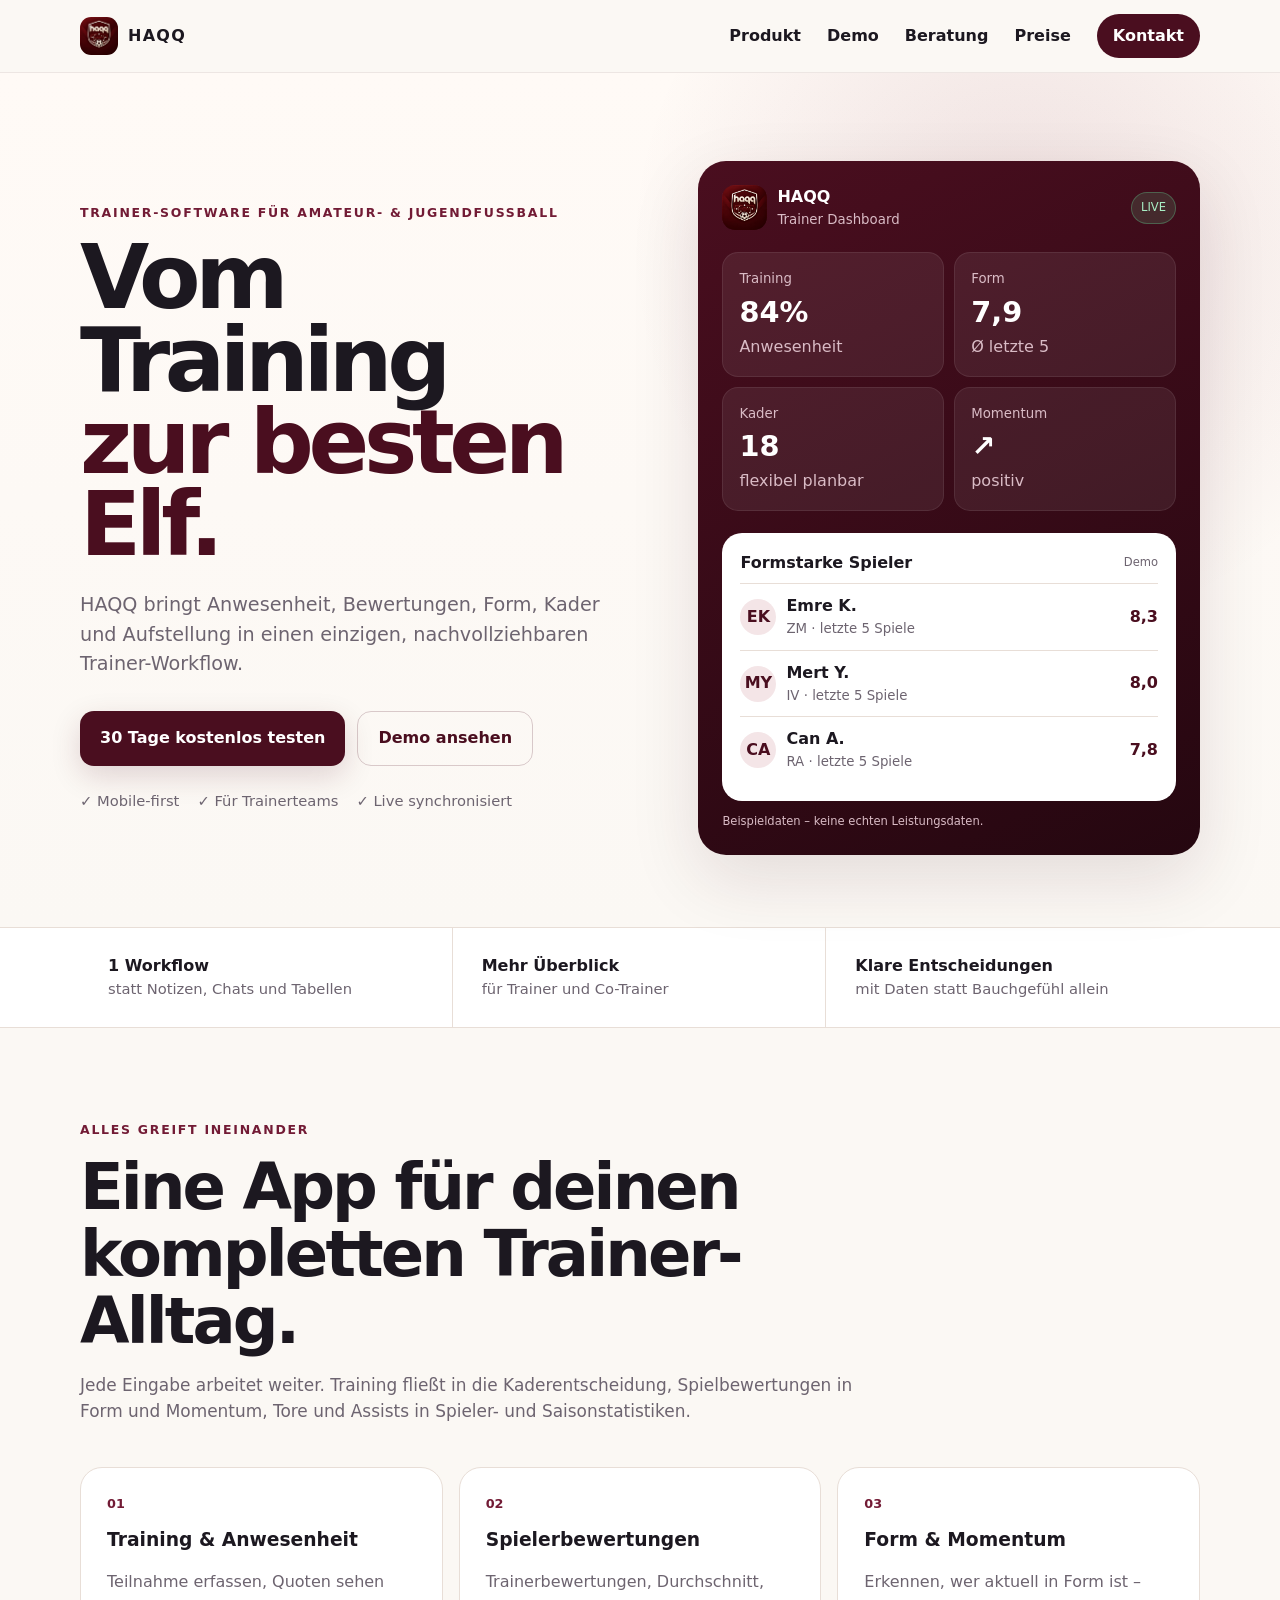
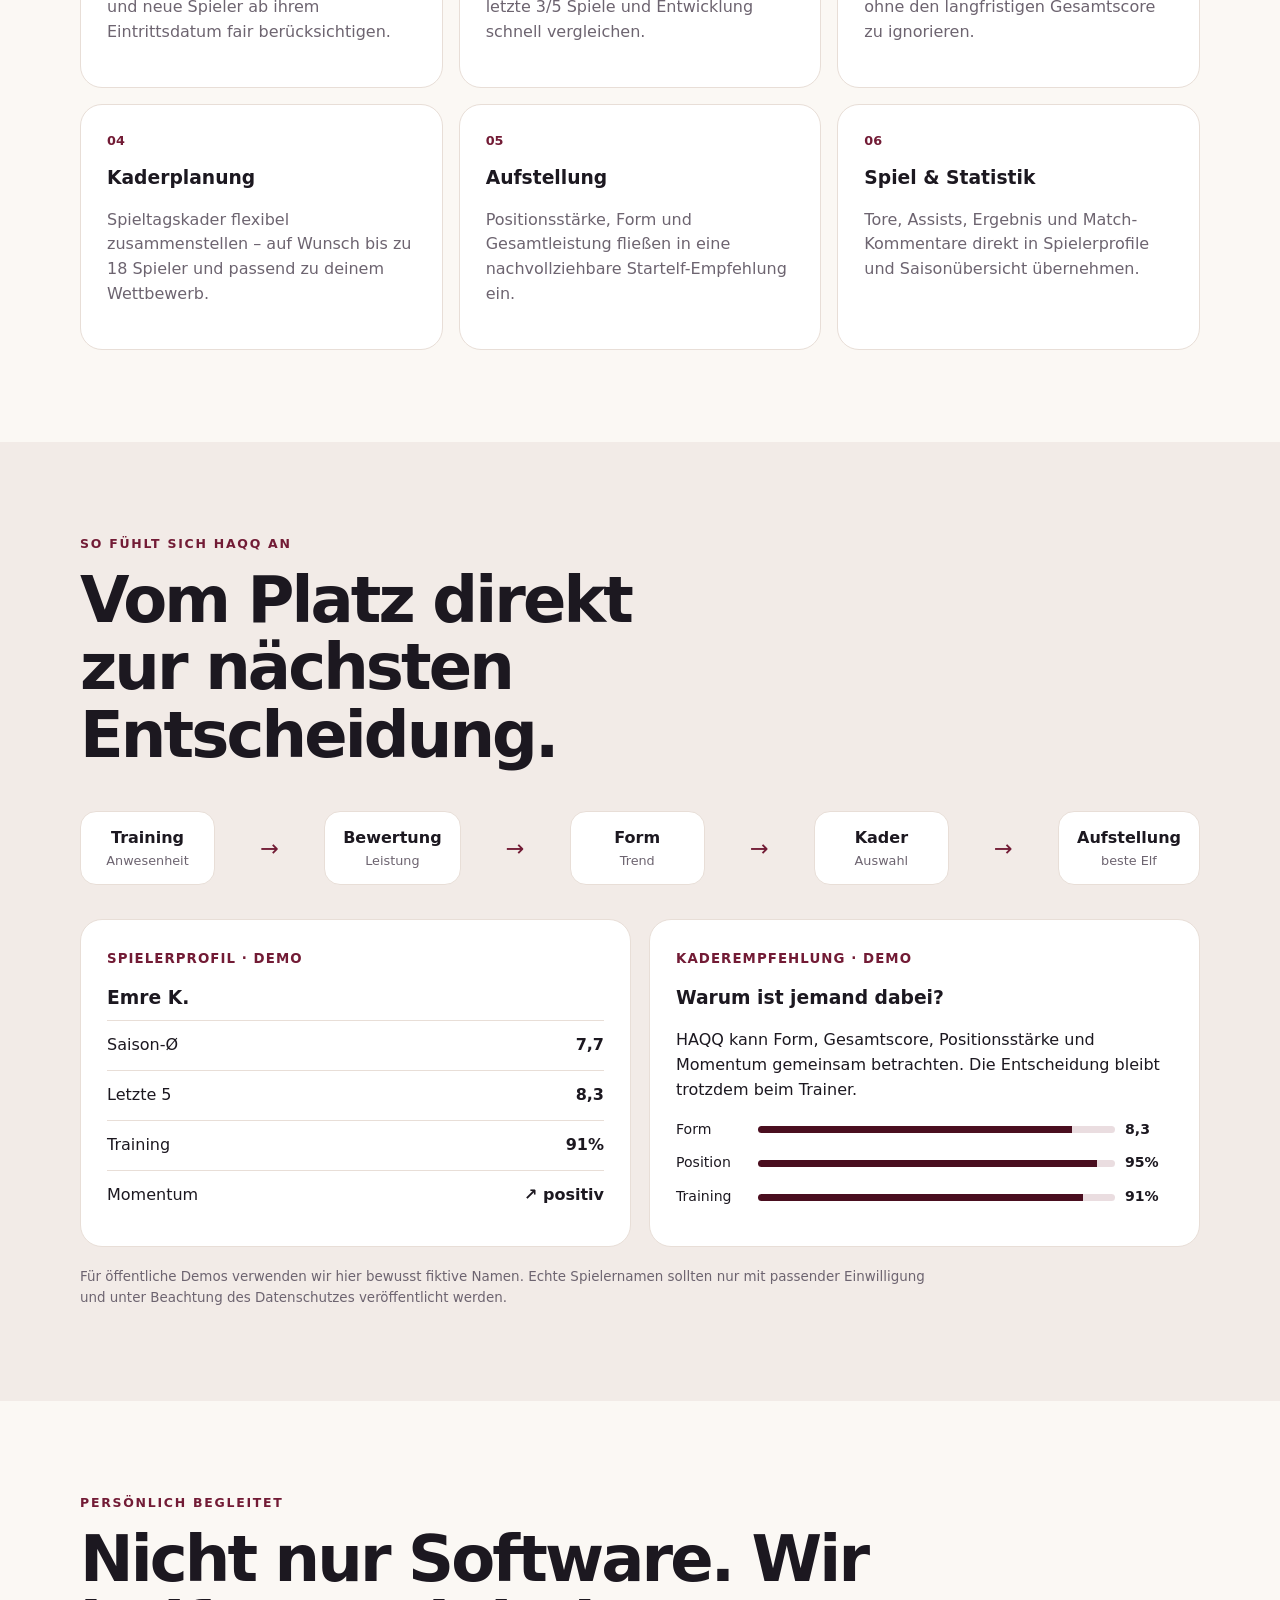
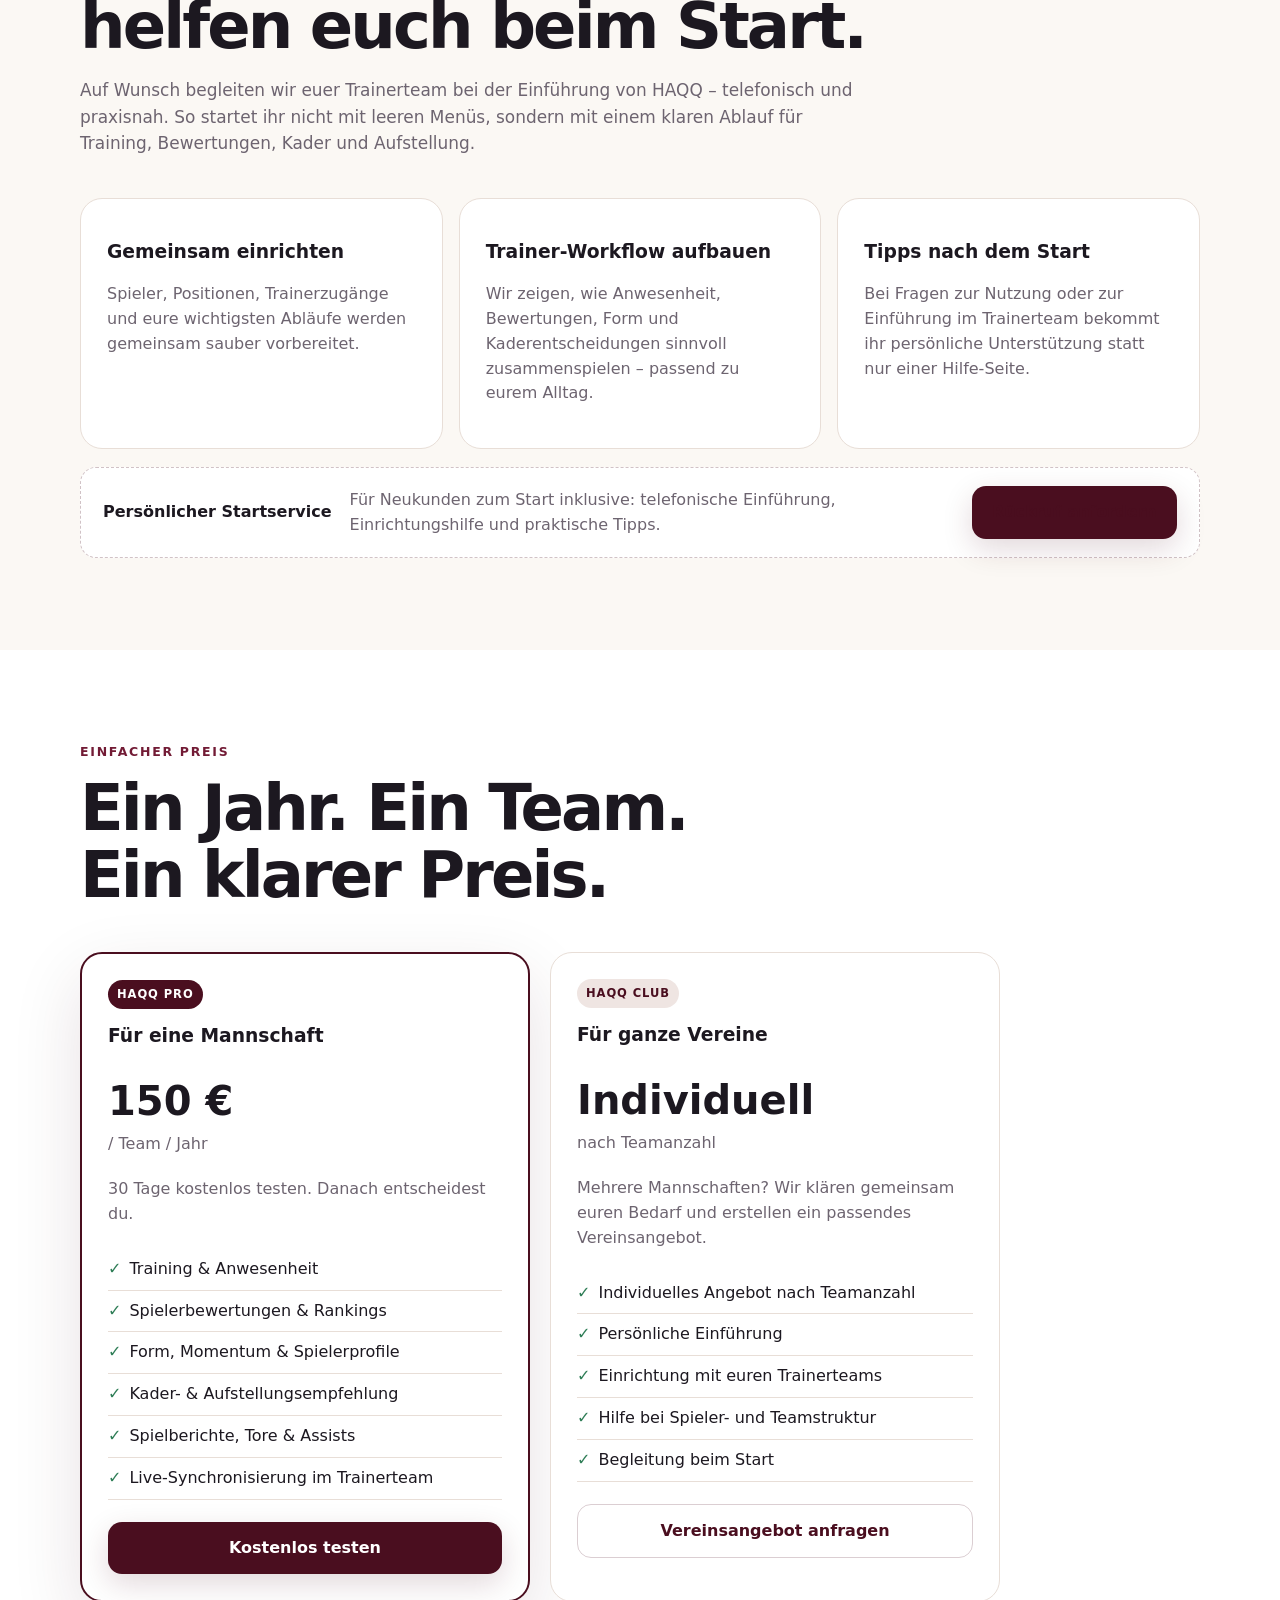
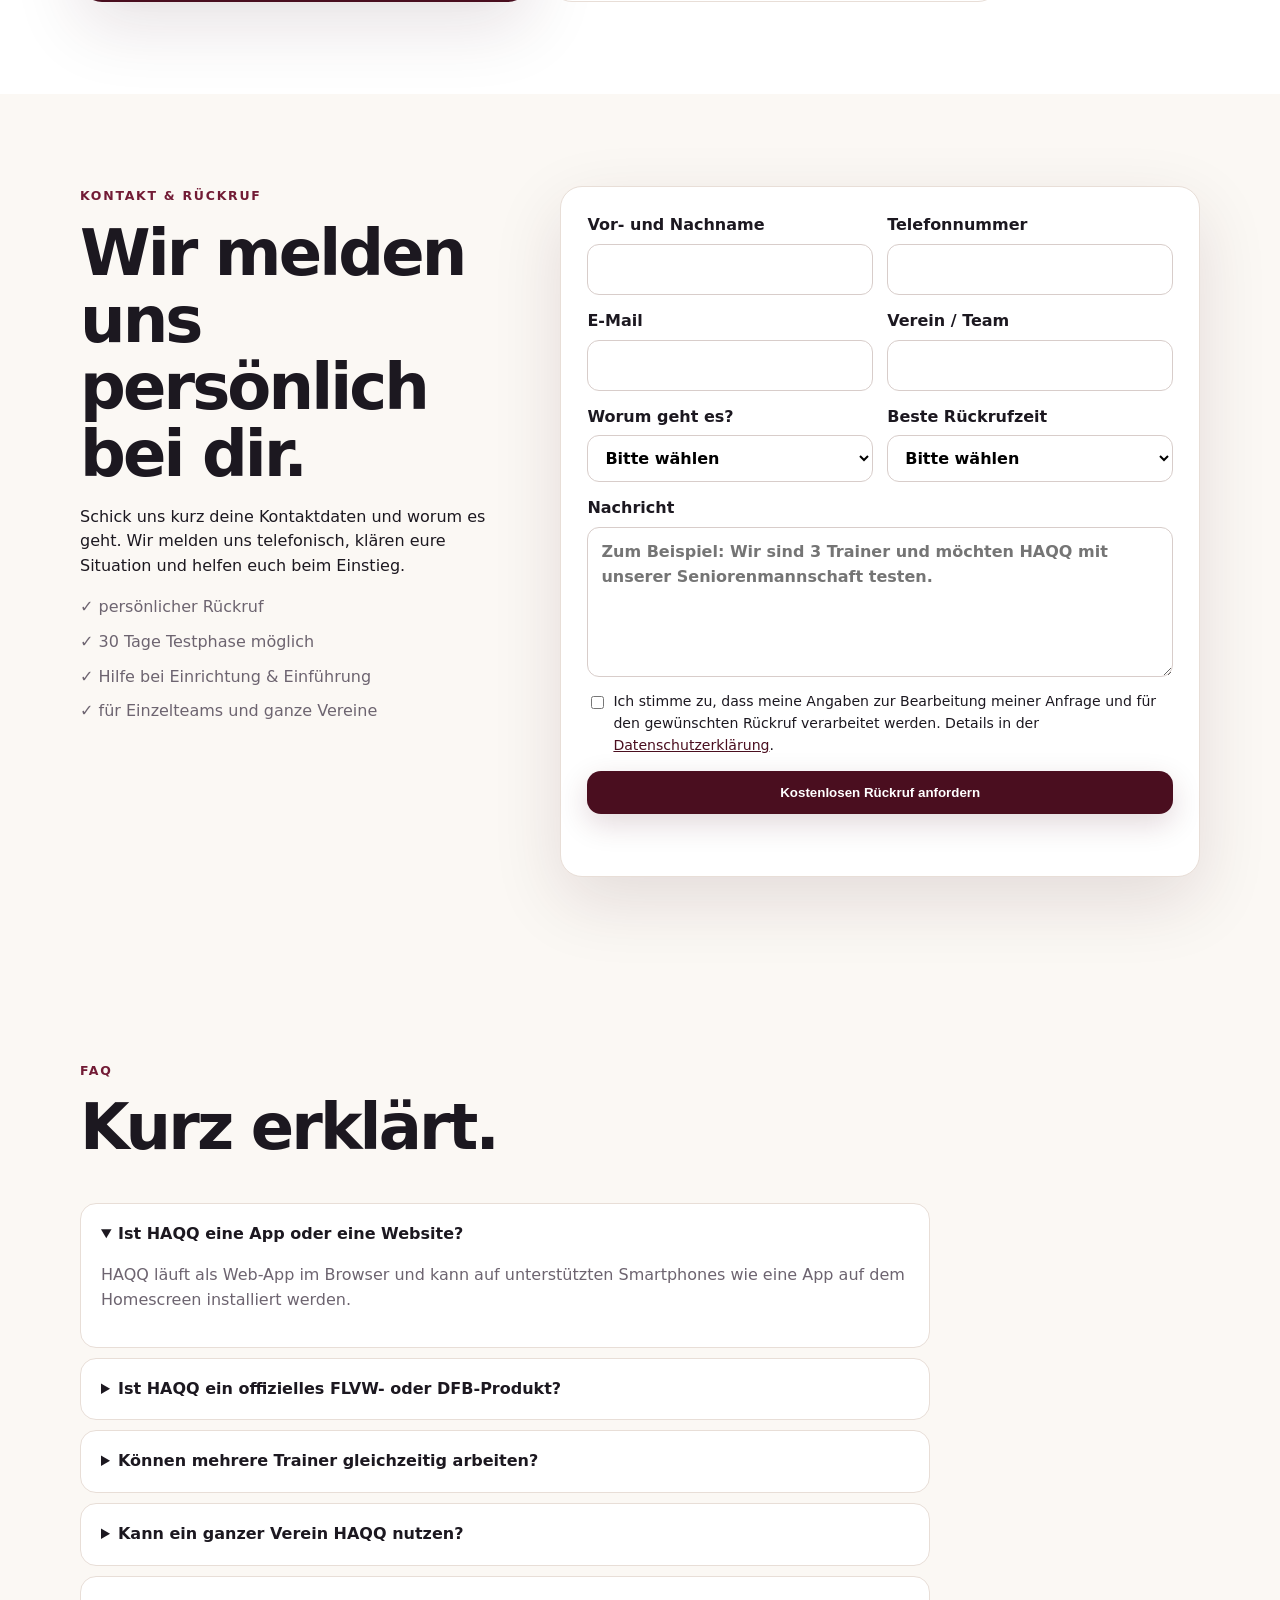
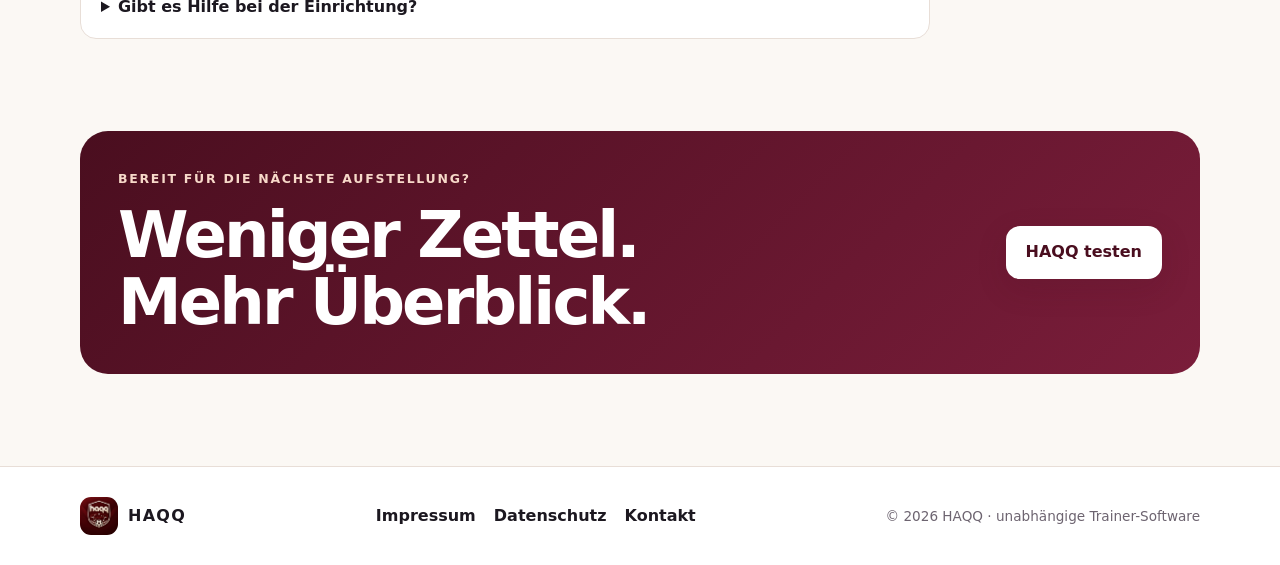
<file: index.html>
<!doctype html>
<html lang="de">
<head>
  <meta charset="utf-8" />
  <meta name="viewport" content="width=device-width,initial-scale=1" />
  <meta name="theme-color" content="#4a0e1f" />
  <title>HAQQ – Trainer-App für Amateur- und Jugendfußball</title>
  <meta name="description" content="HAQQ verbindet Training, Spielerbewertungen, Form, Kaderplanung und Aufstellung in einem Trainer-Workflow. Für Amateur- und Jugendteams." />
  <meta property="og:title" content="HAQQ – Vom Training zur besten Elf" />
  <meta property="og:description" content="Training, Form, Kader und Aufstellung in einem klaren Trainer-Workflow." />
  <meta property="og:type" content="website" />
  <meta property="og:image" content="assets/haqq-logo.png" />
  <link rel="icon" href="assets/favicon-64.png" />
  <link rel="apple-touch-icon" href="assets/haqq-logo.png" />
  <link rel="stylesheet" href="styles.css" />
</head>
<body>
  <header class="site-header">
    <div class="container nav">
      <a class="brand" href="#top" aria-label="HAQQ Startseite">
        <img src="assets/haqq-logo.png" alt="HAQQ Logo" />
        <span>HAQQ</span>
      </a>
      <button class="menu-btn" type="button" aria-label="Menü öffnen" aria-expanded="false">☰</button>
      <nav class="nav-links" aria-label="Hauptnavigation">
        <a href="#produkt">Produkt</a>
        <a href="#demo">Demo</a>
        <a href="#beratung">Beratung</a>
        <a href="#preise">Preise</a>
        <a href="#kontakt" class="nav-cta">Kontakt</a>
      </nav>
    </div>
  </header>

  <main id="top">
    <section class="hero">
      <div class="container hero-grid">
        <div class="hero-copy">
          <div class="eyebrow">TRAINER-SOFTWARE FÜR AMATEUR- & JUGENDFUSSBALL</div>
          <h1>Vom Training<br><span>zur besten Elf.</span></h1>
          <p class="lead">HAQQ bringt Anwesenheit, Bewertungen, Form, Kader und Aufstellung in einen einzigen, nachvollziehbaren Trainer-Workflow.</p>
          <div class="hero-actions">
            <a class="btn" href="#kontakt">30 Tage kostenlos testen</a>
            <a class="btn btn-ghost" href="#demo">Demo ansehen</a>
          </div>
          <div class="proof-row">
            <span>✓ Mobile-first</span>
            <span>✓ Für Trainerteams</span>
            <span>✓ Live synchronisiert</span>
          </div>
        </div>

        <div class="dashboard-card" aria-label="Beispiel-Dashboard">
          <div class="dash-head">
            <div class="dash-brand"><img src="assets/haqq-logo.png" alt="" /><div><b>HAQQ</b><small>Trainer Dashboard</small></div></div>
            <span class="status">LIVE</span>
          </div>
          <div class="metrics">
            <div><small>Training</small><b>84%</b><span>Anwesenheit</span></div>
            <div><small>Form</small><b>7,9</b><span>Ø letzte 5</span></div>
            <div><small>Kader</small><b>18</b><span>flexibel planbar</span></div>
            <div><small>Momentum</small><b>↗</b><span>positiv</span></div>
          </div>
          <div class="mini-list">
            <div class="mini-head"><b>Formstarke Spieler</b><span>Demo</span></div>
            <div class="player"><span class="avatar">EK</span><div><b>Emre K.</b><small>ZM · letzte 5 Spiele</small></div><strong>8,3</strong></div>
            <div class="player"><span class="avatar">MY</span><div><b>Mert Y.</b><small>IV · letzte 5 Spiele</small></div><strong>8,0</strong></div>
            <div class="player"><span class="avatar">CA</span><div><b>Can A.</b><small>RA · letzte 5 Spiele</small></div><strong>7,8</strong></div>
          </div>
          <p class="demo-note">Beispieldaten – keine echten Leistungsdaten.</p>
        </div>
      </div>
    </section>

    <section class="logo-strip">
      <div class="container strip-grid">
        <div><strong>1 Workflow</strong><span>statt Notizen, Chats und Tabellen</span></div>
        <div><strong>Mehr Überblick</strong><span>für Trainer und Co-Trainer</span></div>
        <div><strong>Klare Entscheidungen</strong><span>mit Daten statt Bauchgefühl allein</span></div>
      </div>
    </section>

    <section id="produkt" class="section container">
      <div class="section-head">
        <div class="eyebrow">ALLES GREIFT INEINANDER</div>
        <h2>Eine App für deinen kompletten Trainer-Alltag.</h2>
        <p>Jede Eingabe arbeitet weiter. Training fließt in die Kaderentscheidung, Spielbewertungen in Form und Momentum, Tore und Assists in Spieler- und Saisonstatistiken.</p>
      </div>
      <div class="feature-grid">
        <article class="feature"><div class="num">01</div><h3>Training & Anwesenheit</h3><p>Teilnahme erfassen, Quoten sehen und neue Spieler ab ihrem Eintrittsdatum fair berücksichtigen.</p></article>
        <article class="feature"><div class="num">02</div><h3>Spielerbewertungen</h3><p>Trainerbewertungen, Durchschnitt, letzte 3/5 Spiele und Entwicklung schnell vergleichen.</p></article>
        <article class="feature"><div class="num">03</div><h3>Form & Momentum</h3><p>Erkennen, wer aktuell in Form ist – ohne den langfristigen Gesamtscore zu ignorieren.</p></article>
        <article class="feature"><div class="num">04</div><h3>Kaderplanung</h3><p>Spieltagskader flexibel zusammenstellen – auf Wunsch bis zu 18 Spieler und passend zu deinem Wettbewerb.</p></article>
        <article class="feature"><div class="num">05</div><h3>Aufstellung</h3><p>Positionsstärke, Form und Gesamtleistung fließen in eine nachvollziehbare Startelf-Empfehlung ein.</p></article>
        <article class="feature"><div class="num">06</div><h3>Spiel & Statistik</h3><p>Tore, Assists, Ergebnis und Match-Kommentare direkt in Spielerprofile und Saisonübersicht übernehmen.</p></article>
      </div>
    </section>

    <section id="demo" class="section demo-section">
      <div class="container">
        <div class="section-head narrow">
          <div class="eyebrow">SO FÜHLT SICH HAQQ AN</div>
          <h2>Vom Platz direkt zur nächsten Entscheidung.</h2>
        </div>
        <div class="flow">
          <div><b>Training</b><span>Anwesenheit</span></div><em>→</em>
          <div><b>Bewertung</b><span>Leistung</span></div><em>→</em>
          <div><b>Form</b><span>Trend</span></div><em>→</em>
          <div><b>Kader</b><span>Auswahl</span></div><em>→</em>
          <div><b>Aufstellung</b><span>beste Elf</span></div>
        </div>
        <div class="demo-panels">
          <article class="demo-panel">
            <small>SPIELERPROFIL · DEMO</small>
            <h3>Emre K.</h3>
            <div class="statline"><span>Saison-Ø</span><b>7,7</b></div>
            <div class="statline"><span>Letzte 5</span><b>8,3</b></div>
            <div class="statline"><span>Training</span><b>91%</b></div>
            <div class="statline"><span>Momentum</span><b>↗ positiv</b></div>
          </article>
          <article class="demo-panel">
            <small>KADEREMPFEHLUNG · DEMO</small>
            <h3>Warum ist jemand dabei?</h3>
            <p>HAQQ kann Form, Gesamtscore, Positionsstärke und Momentum gemeinsam betrachten. Die Entscheidung bleibt trotzdem beim Trainer.</p>
            <div class="reason"><span>Form</span><i style="--w:88%"></i><b>8,3</b></div>
            <div class="reason"><span>Position</span><i style="--w:95%"></i><b>95%</b></div>
            <div class="reason"><span>Training</span><i style="--w:91%"></i><b>91%</b></div>
          </article>
        </div>
        <p class="privacy-note">Für öffentliche Demos verwenden wir hier bewusst fiktive Namen. Echte Spielernamen sollten nur mit passender Einwilligung und unter Beachtung des Datenschutzes veröffentlicht werden.</p>
      </div>
    </section>

    <section id="beratung" class="section container rules-section">
      <div class="section-head">
        <div class="eyebrow">PERSÖNLICH BEGLEITET</div>
        <h2>Nicht nur Software. Wir helfen euch beim Start.</h2>
        <p>Auf Wunsch begleiten wir euer Trainerteam bei der Einführung von HAQQ – telefonisch und praxisnah. So startet ihr nicht mit leeren Menüs, sondern mit einem klaren Ablauf für Training, Bewertungen, Kader und Aufstellung.</p>
      </div>
      <div class="rules-grid">
        <article class="rule-card"><h3>Gemeinsam einrichten</h3><p>Spieler, Positionen, Trainerzugänge und eure wichtigsten Abläufe werden gemeinsam sauber vorbereitet.</p></article>
        <article class="rule-card"><h3>Trainer-Workflow aufbauen</h3><p>Wir zeigen, wie Anwesenheit, Bewertungen, Form und Kaderentscheidungen sinnvoll zusammenspielen – passend zu eurem Alltag.</p></article>
        <article class="rule-card"><h3>Tipps nach dem Start</h3><p>Bei Fragen zur Nutzung oder zur Einführung im Trainerteam bekommt ihr persönliche Unterstützung statt nur einer Hilfe-Seite.</p></article>
      </div>
      <div class="source-box service-box">
        <b>Persönlicher Startservice</b>
        <span>Für Neukunden zum Start inklusive: telefonische Einführung, Einrichtungshilfe und praktische Tipps.</span>
        <a class="btn" href="#kontakt">Rückruf anfordern</a>
      </div>
    </section>

    <section id="preise" class="section pricing-section">
      <div class="container">
        <div class="section-head narrow">
          <div class="eyebrow">EINFACHER PREIS</div>
          <h2>Ein Jahr. Ein Team. Ein klarer Preis.</h2>
        </div>
        <div class="pricing-grid">
          <article class="price-card featured">
            <span class="badge">HAQQ PRO</span>
            <h3>Für eine Mannschaft</h3>
            <div class="price"><strong>150 €</strong><span>/ Team / Jahr</span></div>
            <p>30 Tage kostenlos testen. Danach entscheidest du.</p>
            <ul>
              <li>Training & Anwesenheit</li>
              <li>Spielerbewertungen & Rankings</li>
              <li>Form, Momentum & Spielerprofile</li>
              <li>Kader- & Aufstellungsempfehlung</li>
              <li>Spielberichte, Tore & Assists</li>
              <li>Live-Synchronisierung im Trainerteam</li>
            </ul>
            <a href="#kontakt" class="btn full">Kostenlos testen</a>
          </article>
          <article class="price-card club">
            <span class="badge muted">HAQQ CLUB</span>
            <h3>Für ganze Vereine</h3>
            <div class="price"><strong>Individuell</strong><span>nach Teamanzahl</span></div>
            <p>Mehrere Mannschaften? Wir klären gemeinsam euren Bedarf und erstellen ein passendes Vereinsangebot.</p>
            <ul>
              <li>Individuelles Angebot nach Teamanzahl</li>
              <li>Persönliche Einführung</li>
              <li>Einrichtung mit euren Trainerteams</li>
              <li>Hilfe bei Spieler- und Teamstruktur</li>
              <li>Begleitung beim Start</li>
            </ul>
            <a href="#kontakt" class="btn btn-ghost full">Vereinsangebot anfragen</a>
          </article>
        </div>
      </div>
    </section>

    <section id="kontakt" class="section contact-section">
      <div class="container contact-grid">
        <div>
          <div class="eyebrow">KONTAKT & RÜCKRUF</div>
          <h2>Wir melden uns persönlich bei dir.</h2>
          <p>Schick uns kurz deine Kontaktdaten und worum es geht. Wir melden uns telefonisch, klären eure Situation und helfen euch beim Einstieg.</p>
          <div class="contact-points">
            <span>✓ persönlicher Rückruf</span>
            <span>✓ 30 Tage Testphase möglich</span>
            <span>✓ Hilfe bei Einrichtung & Einführung</span>
            <span>✓ für Einzelteams und ganze Vereine</span>
          </div>
        </div>

        <form id="contactForm" class="contact-form" novalidate>
          <div class="form-row">
            <label>Vor- und Nachname<input name="name" autocomplete="name" required /></label>
            <label>Telefonnummer<input name="phone" type="tel" autocomplete="tel" required /></label>
          </div>
          <div class="form-row">
            <label>E-Mail<input name="email" type="email" autocomplete="email" required /></label>
            <label>Verein / Team<input name="club" required /></label>
          </div>
          <div class="form-row">
            <label>Worum geht es?<select name="interest" required><option value="">Bitte wählen</option><option>HAQQ für eine Mannschaft testen</option><option>HAQQ für mehrere Mannschaften / Verein</option><option>Persönliche Einrichtung & Beratung</option><option>Rückruf / allgemeine Frage</option></select></label>
            <label>Beste Rückrufzeit<select name="callback" required><option value="">Bitte wählen</option><option>Vormittags</option><option>Nachmittags</option><option>Abends</option><option>Flexibel</option></select></label>
          </div>
          <label>Nachricht<textarea name="message" rows="5" placeholder="Zum Beispiel: Wir sind 3 Trainer und möchten HAQQ mit unserer Seniorenmannschaft testen." required></textarea></label>
          <label class="check"><input type="checkbox" name="privacy" required /> <span>Ich stimme zu, dass meine Angaben zur Bearbeitung meiner Anfrage und für den gewünschten Rückruf verarbeitet werden. Details in der <a href="datenschutz.html">Datenschutzerklärung</a>.</span></label>
          <button class="btn full" type="submit">Kostenlosen Rückruf anfordern</button>
          <p id="formStatus" class="form-status" role="status"></p>
        </form>
      </div>
    </section>

    <section class="section faq-section">
      <div class="container">
        <div class="section-head narrow"><div class="eyebrow">FAQ</div><h2>Kurz erklärt.</h2></div>
        <div class="faq">
          <details open><summary>Ist HAQQ eine App oder eine Website?</summary><p>HAQQ läuft als Web-App im Browser und kann auf unterstützten Smartphones wie eine App auf dem Homescreen installiert werden.</p></details>
          <details><summary>Ist HAQQ ein offizielles FLVW- oder DFB-Produkt?</summary><p>Nein. HAQQ ist ein unabhängiges Trainer-Werkzeug. DFBnet, offizielle Spielberichte und die jeweiligen Wettbewerbsbestimmungen bleiben maßgeblich.</p></details>
          <details><summary>Können mehrere Trainer gleichzeitig arbeiten?</summary><p>Ja. Teamdaten können live synchronisiert werden, damit Trainer und Co-Trainer denselben Stand sehen.</p></details>
          <details><summary>Kann ein ganzer Verein HAQQ nutzen?</summary><p>Ja, Vereine können ein individuelles Angebot anfragen. Wir klären Teamanzahl, Einführung und die passende Einrichtung persönlich.</p></details>
          <details><summary>Gibt es Hilfe bei der Einrichtung?</summary><p>Ja. Auf Wunsch begleiten wir euch telefonisch bei der Ersteinrichtung und geben praktische Tipps für euren Trainer-Workflow.</p></details>
        </div>
      </div>
    </section>

    <section class="final-cta">
      <div class="container cta-box">
        <div><div class="eyebrow light">BEREIT FÜR DIE NÄCHSTE AUFSTELLUNG?</div><h2>Weniger Zettel.<br>Mehr Überblick.</h2></div>
        <a class="btn btn-light" href="#kontakt">HAQQ testen</a>
      </div>
    </section>
  </main>

  <footer>
    <div class="container footer-grid">
      <div class="brand"><img src="assets/haqq-logo.png" alt="HAQQ" /><span>HAQQ</span></div>
      <div class="footer-links"><a href="impressum.html">Impressum</a><a href="datenschutz.html">Datenschutz</a><a href="#kontakt">Kontakt</a></div>
      <span>© 2026 HAQQ · unabhängige Trainer-Software</span>
    </div>
  </footer>

  <script src="script.js"></script>
</body>
</html>
</file>
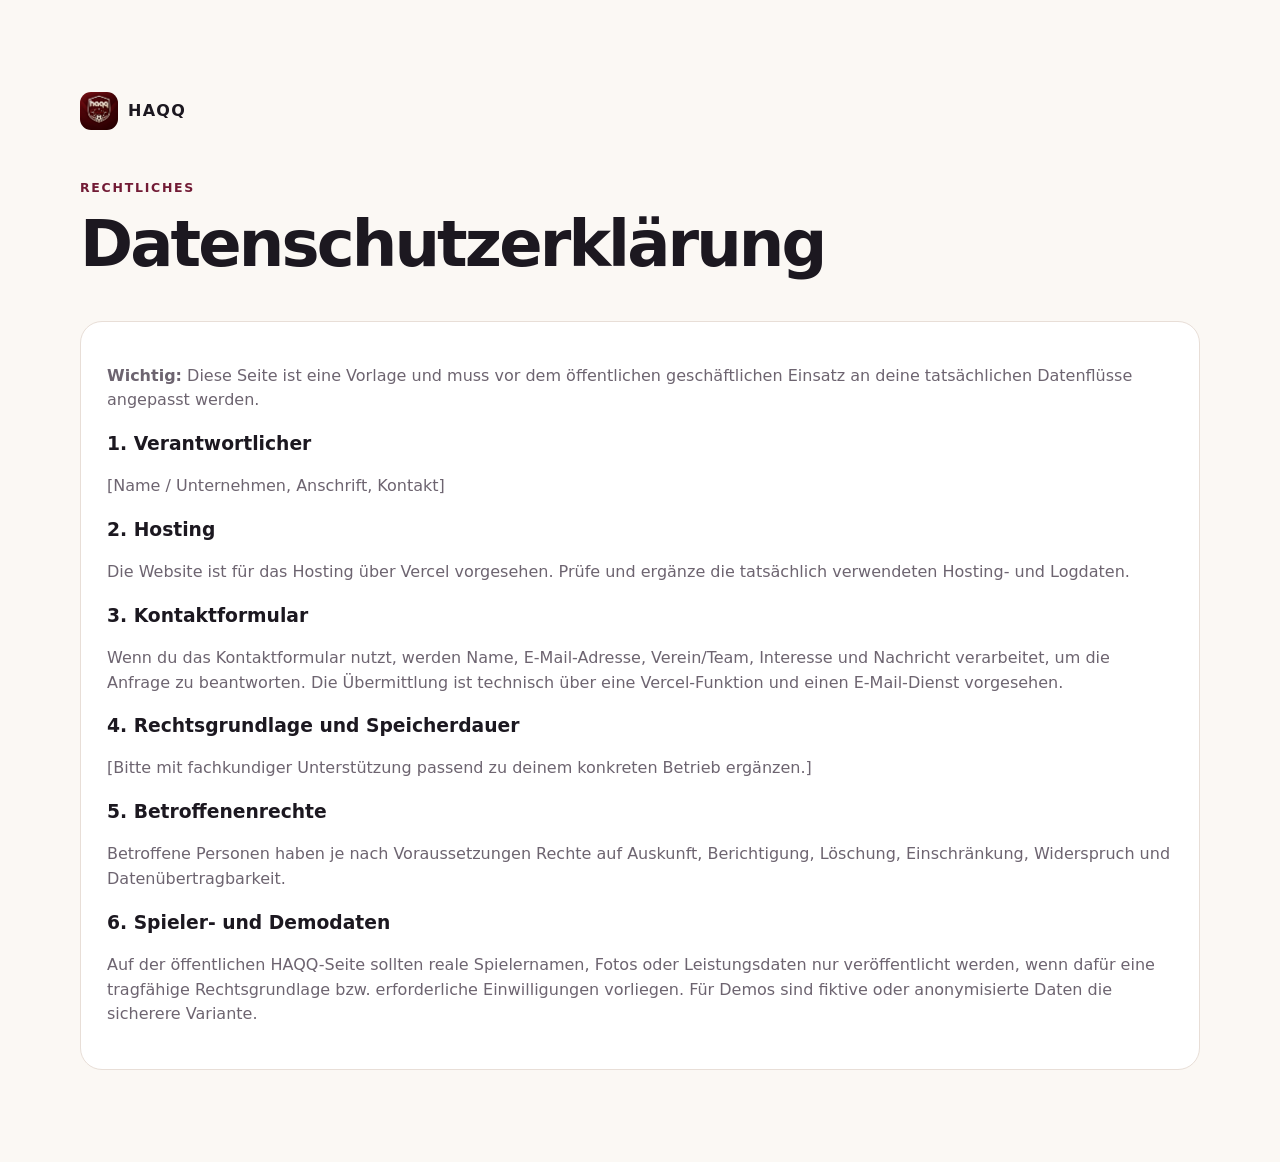
<file: datenschutz.html>
<!doctype html><html lang="de"><head><meta charset="utf-8"><meta name="viewport" content="width=device-width,initial-scale=1"><title>Datenschutz – HAQQ</title><link rel="stylesheet" href="styles.css"></head><body><main class="section container"><a class="brand" href="index.html"><img src="assets/haqq-logo.png" alt="HAQQ"><span>HAQQ</span></a><div class="section-head" style="margin-top:48px"><div class="eyebrow">RECHTLICHES</div><h2>Datenschutzerklärung</h2></div><div class="rule-card"><p><strong>Wichtig:</strong> Diese Seite ist eine Vorlage und muss vor dem öffentlichen geschäftlichen Einsatz an deine tatsächlichen Datenflüsse angepasst werden.</p><h3>1. Verantwortlicher</h3><p>[Name / Unternehmen, Anschrift, Kontakt]</p><h3>2. Hosting</h3><p>Die Website ist für das Hosting über Vercel vorgesehen. Prüfe und ergänze die tatsächlich verwendeten Hosting- und Logdaten.</p><h3>3. Kontaktformular</h3><p>Wenn du das Kontaktformular nutzt, werden Name, E-Mail-Adresse, Verein/Team, Interesse und Nachricht verarbeitet, um die Anfrage zu beantworten. Die Übermittlung ist technisch über eine Vercel-Funktion und einen E-Mail-Dienst vorgesehen.</p><h3>4. Rechtsgrundlage und Speicherdauer</h3><p>[Bitte mit fachkundiger Unterstützung passend zu deinem konkreten Betrieb ergänzen.]</p><h3>5. Betroffenenrechte</h3><p>Betroffene Personen haben je nach Voraussetzungen Rechte auf Auskunft, Berichtigung, Löschung, Einschränkung, Widerspruch und Datenübertragbarkeit.</p><h3>6. Spieler- und Demodaten</h3><p>Auf der öffentlichen HAQQ-Seite sollten reale Spielernamen, Fotos oder Leistungsdaten nur veröffentlicht werden, wenn dafür eine tragfähige Rechtsgrundlage bzw. erforderliche Einwilligungen vorliegen. Für Demos sind fiktive oder anonymisierte Daten die sicherere Variante.</p></div></main></body></html>
</file>
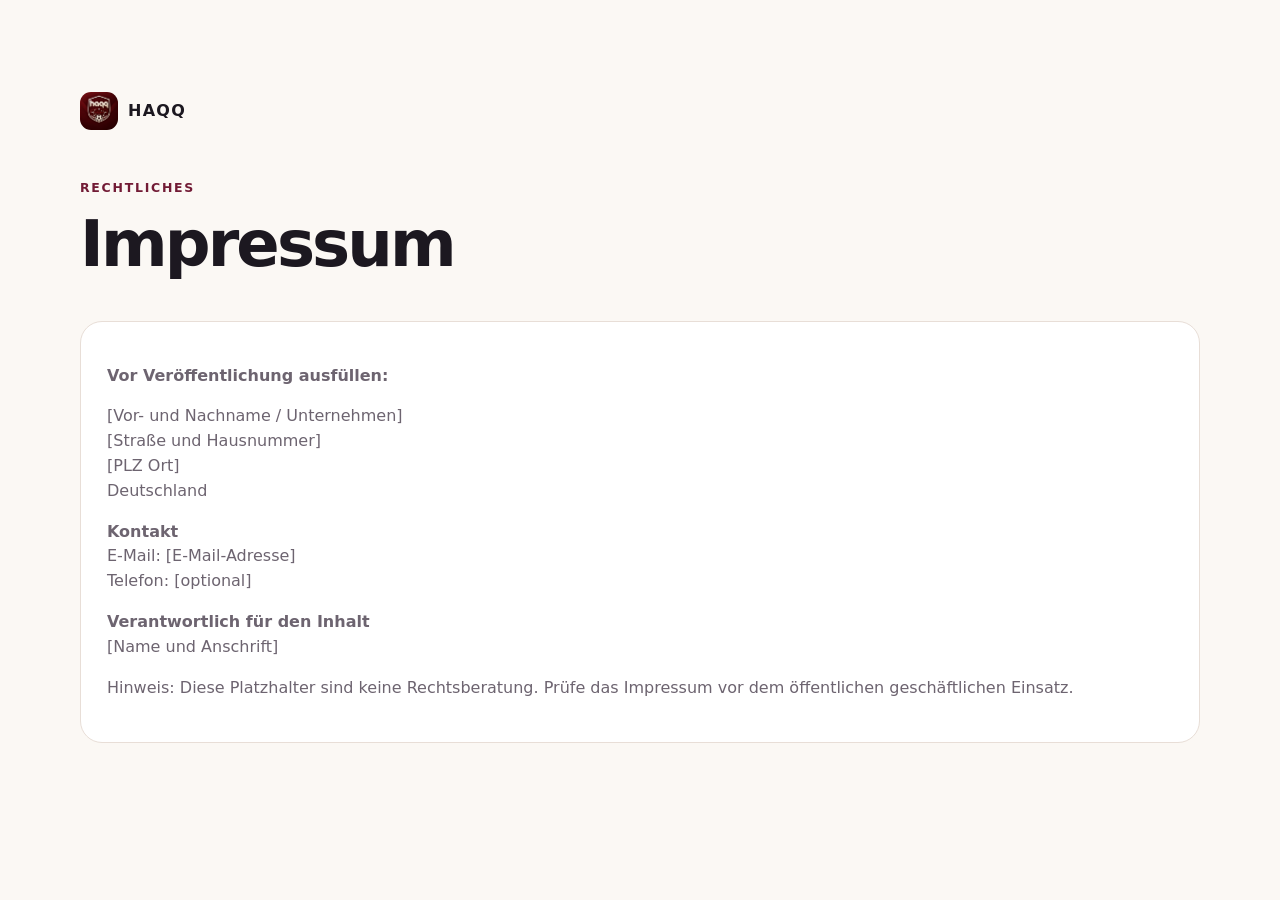
<file: impressum.html>
<!doctype html><html lang="de"><head><meta charset="utf-8"><meta name="viewport" content="width=device-width,initial-scale=1"><title>Impressum – HAQQ</title><link rel="stylesheet" href="styles.css"></head><body><main class="section container"><a class="brand" href="index.html"><img src="assets/haqq-logo.png" alt="HAQQ"><span>HAQQ</span></a><div class="section-head" style="margin-top:48px"><div class="eyebrow">RECHTLICHES</div><h2>Impressum</h2></div><div class="rule-card"><p><strong>Vor Veröffentlichung ausfüllen:</strong></p><p>[Vor- und Nachname / Unternehmen]<br>[Straße und Hausnummer]<br>[PLZ Ort]<br>Deutschland</p><p><strong>Kontakt</strong><br>E-Mail: [E-Mail-Adresse]<br>Telefon: [optional]</p><p><strong>Verantwortlich für den Inhalt</strong><br>[Name und Anschrift]</p><p>Hinweis: Diese Platzhalter sind keine Rechtsberatung. Prüfe das Impressum vor dem öffentlichen geschäftlichen Einsatz.</p></div></main></body></html>
</file>
<file: styles.css>
:root{--bg:#fbf8f4;--paper:#fff;--ink:#1c1820;--muted:#6d6470;--wine:#4a0e1f;--wine2:#721b35;--cream:#f8ead8;--line:#e8ded7;--green:#2e7d56;--shadow:0 24px 70px rgba(57,14,30,.12)}*{box-sizing:border-box}html{scroll-behavior:smooth}body{margin:0;font-family:Inter,ui-sans-serif,system-ui,-apple-system,BlinkMacSystemFont,"Segoe UI",sans-serif;color:var(--ink);background:var(--bg);line-height:1.55}.container{width:min(1120px,calc(100% - 40px));margin:auto}.site-header{position:sticky;top:0;z-index:50;background:rgba(251,248,244,.9);backdrop-filter:blur(14px);border-bottom:1px solid rgba(74,14,31,.08)}.nav{height:72px;display:flex;align-items:center;gap:28px}.brand{display:flex;align-items:center;gap:10px;text-decoration:none;color:var(--ink);font-weight:900;letter-spacing:.08em}.brand img{width:38px;height:38px;border-radius:11px}.nav-links{margin-left:auto;display:flex;align-items:center;gap:26px}.nav-links a,.footer-links a{color:var(--ink);text-decoration:none;font-weight:650}.nav-cta{background:var(--wine);color:#fff!important;padding:10px 16px;border-radius:999px}.menu-btn{display:none;margin-left:auto;border:0;background:transparent;font-size:24px}.hero{padding:88px 0 72px;background:radial-gradient(circle at 80% 20%,rgba(114,27,53,.12),transparent 32%),linear-gradient(180deg,#fffaf6 0%,var(--bg) 100%)}.hero-grid{display:grid;grid-template-columns:1.05fr .95fr;gap:64px;align-items:center}.eyebrow{font-size:.78rem;letter-spacing:.14em;font-weight:850;color:var(--wine2);margin-bottom:14px}.eyebrow.light{color:#f7d9c9}.hero h1{font-size:clamp(3.2rem,7vw,6.6rem);line-height:.92;letter-spacing:-.06em;margin:0 0 24px}.hero h1 span{color:var(--wine)}.lead{font-size:1.2rem;color:var(--muted);max-width:640px}.hero-actions{display:flex;gap:12px;margin:32px 0 24px;flex-wrap:wrap}.btn{display:inline-flex;align-items:center;justify-content:center;border:0;border-radius:14px;padding:14px 20px;background:var(--wine);color:#fff;text-decoration:none;font-weight:850;cursor:pointer;box-shadow:0 10px 30px rgba(74,14,31,.16)}.btn:hover{transform:translateY(-1px)}.btn-ghost{background:transparent;color:var(--wine);border:1px solid rgba(74,14,31,.2);box-shadow:none}.btn-light{background:#fff;color:var(--wine)}.full{width:100%}.proof-row{display:flex;gap:18px;flex-wrap:wrap;color:var(--muted);font-size:.92rem}.dashboard-card{background:linear-gradient(155deg,#4a0e1f,#250710);color:#fff;border-radius:28px;padding:24px;box-shadow:var(--shadow);position:relative;overflow:hidden}.dashboard-card:before{content:"";position:absolute;inset:-50% auto auto 48%;width:260px;height:260px;background:rgba(255,255,255,.08);filter:blur(10px);border-radius:50%}.dash-head,.dash-brand{display:flex;align-items:center}.dash-head{justify-content:space-between;position:relative}.dash-brand{gap:10px}.dash-brand img{width:45px;height:45px;border-radius:13px}.dash-brand small{display:block;color:#d9bbc5}.status{font-size:.72rem;background:rgba(99,224,155,.14);color:#a9efc5;border:1px solid rgba(99,224,155,.3);padding:6px 9px;border-radius:999px}.metrics{display:grid;grid-template-columns:repeat(2,1fr);gap:10px;margin:22px 0}.metrics div{background:rgba(255,255,255,.07);border:1px solid rgba(255,255,255,.08);border-radius:16px;padding:16px}.metrics small,.metrics span{display:block;color:#d9bbc5}.metrics b{font-size:1.8rem}.mini-list{background:#fff;color:var(--ink);padding:18px;border-radius:20px}.mini-head,.player{display:flex;align-items:center}.mini-head{justify-content:space-between;margin-bottom:8px}.mini-head span{font-size:.72rem;color:var(--muted)}.player{gap:10px;padding:10px 0;border-top:1px solid var(--line)}.avatar{width:36px;height:36px;border-radius:50%;background:#f4e5e7;color:var(--wine);display:grid;place-items:center;font-weight:900}.player div{flex:1}.player small{display:block;color:var(--muted)}.player strong{color:var(--wine)}.demo-note{font-size:.72rem;color:#d9bbc5;margin:12px 0 0}.logo-strip{background:#fff;border-top:1px solid var(--line);border-bottom:1px solid var(--line)}.strip-grid{display:grid;grid-template-columns:repeat(3,1fr);gap:1px}.strip-grid div{padding:26px 28px;border-right:1px solid var(--line)}.strip-grid div:last-child{border-right:0}.strip-grid strong,.strip-grid span{display:block}.strip-grid span{color:var(--muted);font-size:.92rem}.section{padding:92px 0}.section-head{max-width:800px;margin-bottom:42px}.section-head.narrow{max-width:640px}.section-head h2,.contact-grid h2,.social-grid h2,.cta-box h2{font-size:clamp(2.1rem,5vw,4rem);line-height:1.05;letter-spacing:-.045em;margin:0 0 16px}.section-head p{color:var(--muted);font-size:1.06rem}.feature-grid{display:grid;grid-template-columns:repeat(3,1fr);gap:16px}.feature,.rule-card,.demo-panel,.price-card{background:#fff;border:1px solid var(--line);border-radius:22px;padding:26px}.num{font-weight:900;color:var(--wine2);font-size:.8rem}.feature h3,.rule-card h3,.demo-panel h3,.price-card h3{margin:12px 0 8px}.feature p,.rule-card p,.price-card p{color:var(--muted)}.demo-section{background:#f2ebe7}.flow{display:flex;align-items:center;justify-content:space-between;gap:10px;margin:32px 0 34px}.flow div{background:#fff;border:1px solid var(--line);border-radius:16px;padding:14px 18px;min-width:135px;text-align:center}.flow b,.flow span{display:block}.flow span{font-size:.8rem;color:var(--muted)}.flow em{font-style:normal;color:var(--wine2);font-size:1.4rem}.demo-panels{display:grid;grid-template-columns:1fr 1fr;gap:18px}.demo-panel small{color:var(--wine2);font-weight:850;letter-spacing:.08em}.statline{display:flex;justify-content:space-between;border-top:1px solid var(--line);padding:12px 0}.reason{display:grid;grid-template-columns:72px 1fr 48px;gap:10px;align-items:center;margin:12px 0;font-size:.88rem}.reason i{height:7px;border-radius:999px;background:linear-gradient(90deg,var(--wine) var(--w),#eadde0 var(--w));}.privacy-note{font-size:.84rem;color:var(--muted);max-width:850px;margin:20px 0 0}.rules-grid{display:grid;grid-template-columns:repeat(3,1fr);gap:16px}.source-box{margin-top:18px;padding:18px 22px;border:1px dashed rgba(74,14,31,.25);border-radius:16px;display:flex;gap:18px;flex-wrap:wrap;align-items:center}.source-box a{color:var(--wine);font-weight:750}.pricing-section{background:#fff}.pricing-grid{display:grid;grid-template-columns:1fr 1fr;gap:20px;max-width:920px}.price-card.featured{border:2px solid var(--wine);box-shadow:var(--shadow)}.badge{display:inline-block;border-radius:999px;background:var(--wine);color:#fff;font-size:.72rem;font-weight:900;padding:6px 9px;letter-spacing:.08em}.badge.muted{background:#efe5e2;color:var(--wine)}.price{margin:20px 0}.price strong{font-size:2.5rem;display:block}.price span{color:var(--muted)}.price-card ul{list-style:none;padding:0;margin:22px 0}.price-card li{padding:8px 0;border-bottom:1px solid var(--line)}.price-card li:before{content:"✓";color:var(--green);font-weight:900;margin-right:8px}.social-section{background:linear-gradient(135deg,#4a0e1f,#761b37);color:#fff}.social-grid{display:grid;grid-template-columns:1.1fr .9fr;gap:40px;align-items:center}.social-grid p{color:#f0d8df}.hook-card{background:#fff;color:var(--ink);border-radius:22px;padding:26px}.hook-card small{color:var(--wine2);font-weight:850}.hook-card b{display:block;font-size:1.4rem;margin:10px 0 18px}.hook-card span{display:block;padding:7px 0;border-top:1px solid var(--line)}.contact-grid{display:grid;grid-template-columns:.8fr 1.2fr;gap:54px;align-items:start}.contact-points{display:grid;gap:10px;color:var(--muted)}.contact-form{background:#fff;border:1px solid var(--line);border-radius:22px;padding:26px;box-shadow:var(--shadow)}.form-row{display:grid;grid-template-columns:1fr 1fr;gap:14px}.contact-form label{display:grid;gap:6px;font-weight:750;margin-bottom:14px}.contact-form input,.contact-form select,.contact-form textarea{width:100%;border:1px solid #d8cdca;border-radius:12px;padding:12px 13px;font:inherit;background:#fff}.contact-form input:focus,.contact-form select:focus,.contact-form textarea:focus{outline:2px solid rgba(114,27,53,.15);border-color:var(--wine2)}.check{grid-template-columns:auto 1fr!important;align-items:start;font-weight:500!important;font-size:.88rem}.check input{width:auto;margin-top:5px}.check a{color:var(--wine)}.form-status{min-height:24px;margin:12px 0 0;font-weight:750}.form-hint{display:block;color:var(--muted);margin-top:8px}.faq{display:grid;gap:10px;max-width:850px}.faq details{background:#fff;border:1px solid var(--line);border-radius:16px;padding:18px 20px}.faq summary{font-weight:850;cursor:pointer}.faq p{color:var(--muted)}.final-cta{padding:0 0 92px}.cta-box{background:linear-gradient(135deg,#4a0e1f,#7a1d3a);color:#fff;border-radius:28px;padding:38px;display:flex;justify-content:space-between;align-items:center;gap:24px}.cta-box h2{margin:0}footer{border-top:1px solid var(--line);padding:30px 0;background:#fff}.footer-grid{display:grid;grid-template-columns:auto 1fr auto;gap:24px;align-items:center}.footer-links{display:flex;gap:18px;justify-content:center}footer>div>span{color:var(--muted);font-size:.85rem}@media(max-width:850px){.nav-links{display:none;position:absolute;top:72px;left:0;right:0;background:#fff;padding:18px 20px;border-bottom:1px solid var(--line);flex-direction:column;align-items:flex-start}.nav-links.open{display:flex}.menu-btn{display:block}.hero{padding-top:54px}.hero-grid,.contact-grid,.social-grid{grid-template-columns:1fr}.hero-grid{gap:34px}.strip-grid,.feature-grid,.rules-grid{grid-template-columns:1fr}.strip-grid div{border-right:0;border-bottom:1px solid var(--line)}.demo-panels,.pricing-grid{grid-template-columns:1fr}.flow{overflow-x:auto;justify-content:flex-start;padding-bottom:6px}.flow div{min-width:128px}.section{padding:68px 0}.footer-grid{grid-template-columns:1fr;text-align:center}.footer-grid .brand{justify-content:center}.footer-links{flex-wrap:wrap}.cta-box{align-items:flex-start;flex-direction:column}}@media(max-width:560px){.container{width:min(100% - 28px,1120px)}.hero h1{font-size:3.4rem}.form-row{grid-template-columns:1fr}.proof-row{display:grid;gap:8px}.metrics{grid-template-columns:1fr 1fr}.dashboard-card{padding:17px}.section-head h2,.contact-grid h2,.social-grid h2,.cta-box h2{font-size:2.35rem}.price strong{font-size:2.2rem}}

.service-box{background:#fff;justify-content:space-between}.service-box span{color:var(--muted);flex:1;min-width:260px}.service-box .btn{margin-left:auto}
</file>
